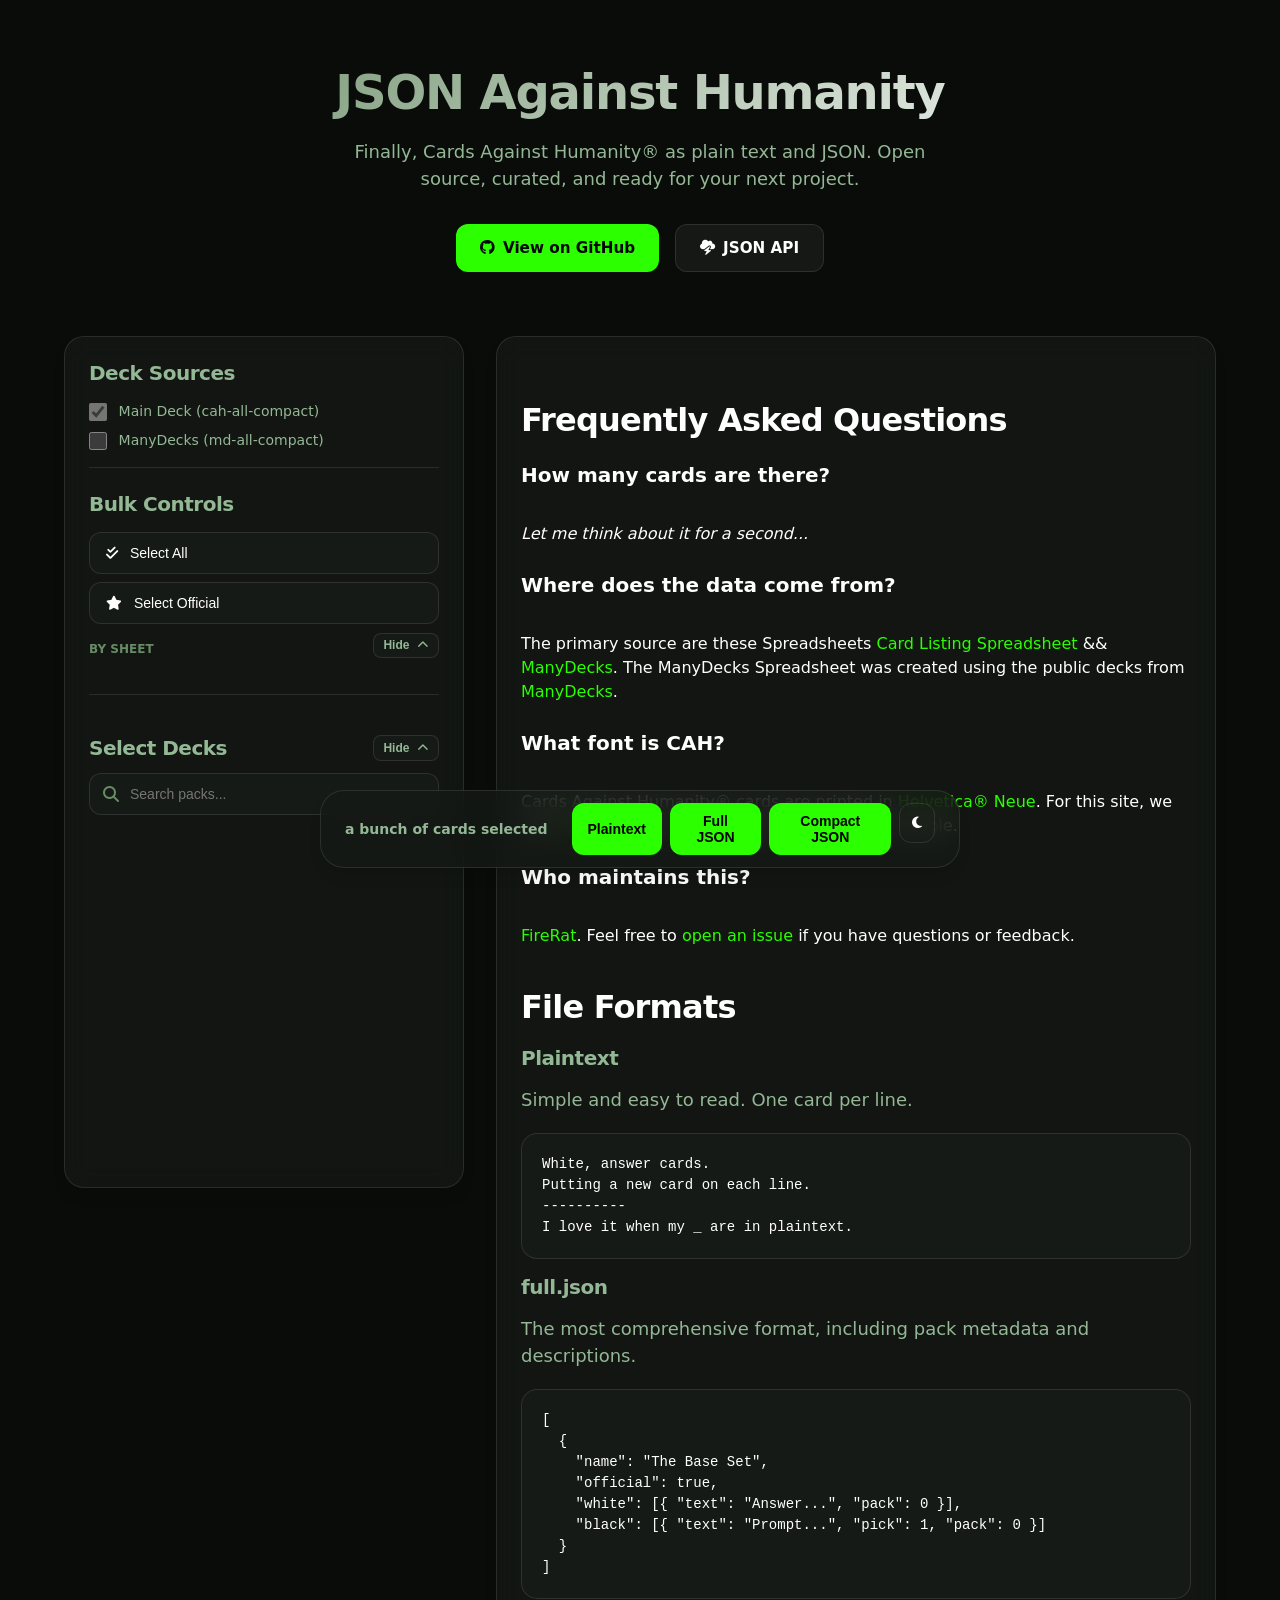
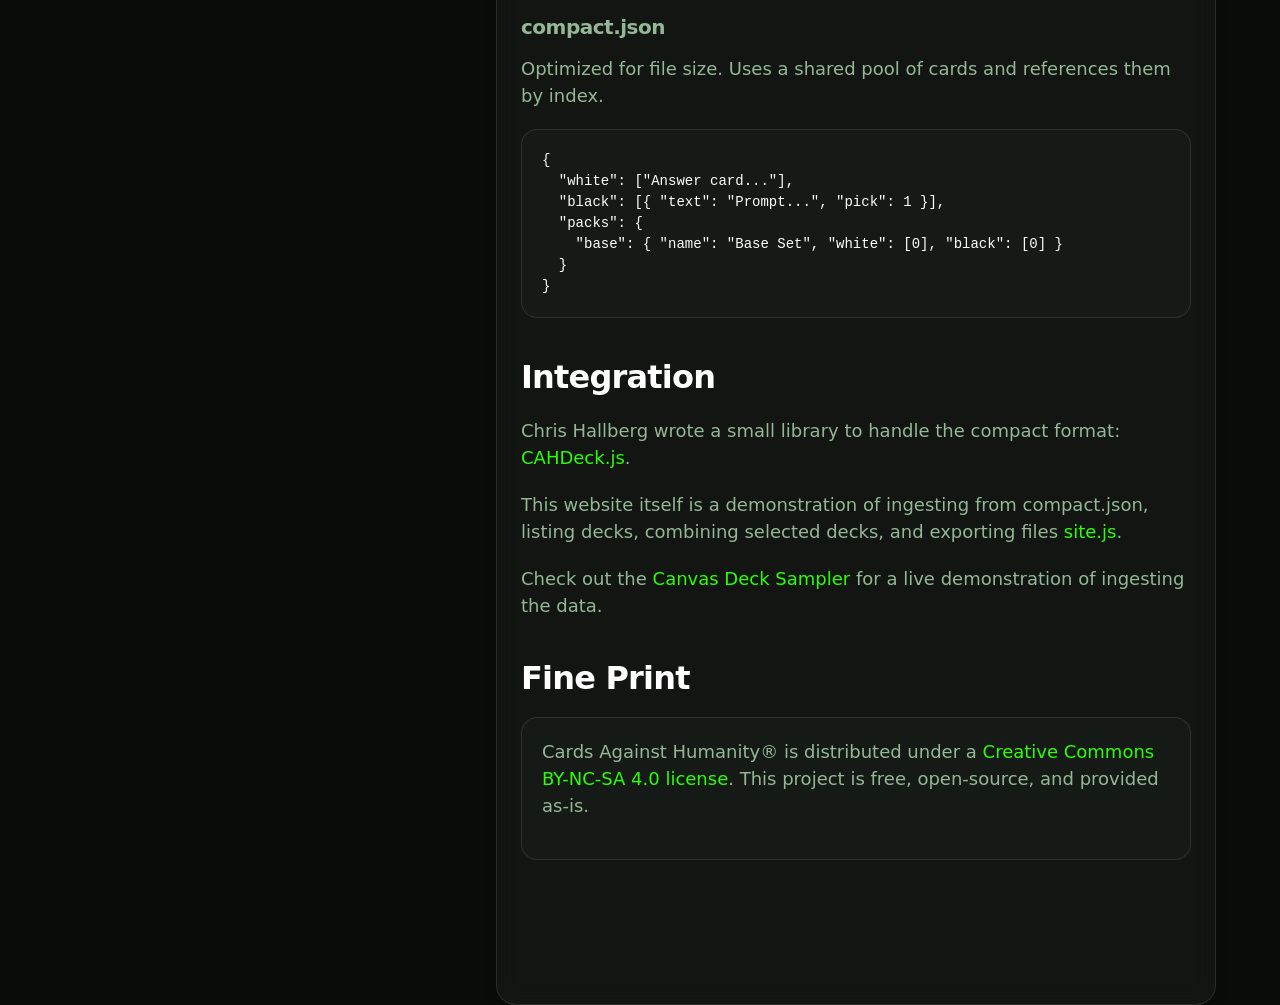
<file: index.html>
<!DOCTYPE html>
<html lang="en">
  <head>
    <meta charset="utf-8">
    <meta name="color-scheme" content="dark">
    <meta name="viewport" content="width=device-width, initial-scale=1">
    <title>JSON Against Humanity</title>
    <meta name="description" content="Finally, Cards Against Humanity® as plain text and JSON. Open source, curated, and ready for your next project. Browse 80,000+ cards.">
    <link rel="canonical" href="https://jah.firer.at/">

    <!-- Open Graph -->
    <meta property="og:title" content="JSON Against Humanity">
    <meta property="og:description" content="Finally, Cards Against Humanity® as plain text and JSON. Open source, curated, and ready for your next project. Browse 80,000+ cards.">
    <meta property="og:url" content="https://jah.firer.at/">
    <meta property="og:type" content="website">
    <meta property="og:image" content="https://jah.firer.at/og-image.png">
    <meta property="og:image:width" content="1200">
    <meta property="og:image:height" content="630">

    <!-- Twitter Card -->
    <meta name="twitter:card" content="summary_large_image">
    <meta name="twitter:title" content="JSON Against Humanity">
    <meta name="twitter:description" content="Finally, Cards Against Humanity® as plain text and JSON. Open source, curated, and ready for your next project. Browse 80,000+ cards.">
    <meta name="twitter:image" content="https://jah.firer.at/og-image.png">

    <!-- JSON-LD Structured Data -->
    <script type="application/ld+json">
    {
      "@context": "https://schema.org",
      "@type": "WebSite",
      "name": "JSON Against Humanity",
      "url": "https://jah.firer.at/",
      "description": "Cards Against Humanity as plain text and JSON. Open source, curated card database with 80,000+ cards.",
      "license": "https://creativecommons.org/licenses/by-nc-sa/4.0/"
    }
    </script>

    <link rel="stylesheet" href="./style.css">
    <link rel="stylesheet" href="https://cdnjs.cloudflare.com/ajax/libs/font-awesome/6.7.2/css/all.min.css">
    <link rel="preconnect" href="https://rsms.me/">
    <link rel="stylesheet" href="https://rsms.me/inter/inter.css">
    <link rel="icon" type="image/svg+xml" href="data:image/svg+xml,%3Csvg xmlns='http://www.w3.org/2000/svg' viewBox='0 0 32 32'%3E%3Ctext x='50%25' y='60%25' dominant-baseline='middle' text-anchor='middle' font-family='system-ui,sans-serif' font-weight='800' font-size='15' fill='%232bff00'%3EJAH%3C/text%3E%3C/svg%3E">
  </head>
  <body>
    <div class="container">
      <header class="hero">
        <h1>JSON Against Humanity</h1>
        <p>Finally, Cards Against Humanity&reg; as plain text and JSON. Open source, curated, and ready for your next project.</p>
        <div class="btn-group">
          <a href="https://github.com/FireRat666/json-against-humanity" class="btn btn-primary" style="text-decoration: none;">
            <i class="fab fa-github"></i> View on GitHub
          </a>
          <a href="https://cah-api.firer.at/" class="btn btn-secondary" target="_blank" rel="noopener">
            <i class="fas fa-cloud-bolt"></i> JSON API
          </a>
        </div>
      </header>

      <div class="flex-lg">
        <aside class="sidebar">
          <section class="glass-panel">
            <h3>Deck Sources</h3>
            <div class="source-selectors" style="margin-bottom: 1.5rem; padding-bottom: 1rem; border-bottom: 1px solid var(--border-color); display: flex; flex-direction: column; gap: 0.50rem;">
              <label class="source-label" style="display: flex; align-items: center; gap: 0.75rem; font-size: 0.875rem; cursor: pointer; color: var(--text-secondary);">
                <input type="checkbox" id="source-cah" checked disabled style="accent-color: var(--accent-color); width: 1.1rem; height: 1.1rem;">
                <span>Main Deck (cah-all-compact)</span>
              </label>
              <label class="source-label" style="display: flex; align-items: center; gap: 0.75rem; font-size: 0.875rem; cursor: pointer; color: var(--text-secondary);">
                <input type="checkbox" id="source-manydecks" style="accent-color: var(--accent-color); width: 1.1rem; height: 1.1rem;">
                <span id="manydecks-label-text">ManyDecks (md-all-compact)</span>
              </label>
            </div>

            <h3>Bulk Controls</h3>
            <nav id="bulk-controls" aria-label="Bulk Deck Controls">
              <ul class="deck-list">
                <li>
                  <button id="select-all" class="deck-btn">
                    <i class="fas fa-check-double"></i> Select All
                  </button>
                </li>
                <li>
                  <button id="select-official" class="deck-btn">
                    <i class="fas fa-star"></i> Select Official
                  </button>
                </li>
              </ul>
              
              <div class="section-header">
                <div class="bulk-section-title" style="margin: 3;">By Sheet</div>
                <button class="section-toggle" id="toggle-sheets" aria-label="Toggle Sheet Grid">
                  <span class="toggle-label">Hide</span>
                  <i class="fas fa-chevron-up"></i>
                </button>
              </div>
              <div id="bulk-sheets" class="sheet-bulk-grid">
                <!-- Populated via JS -->
              </div>
            </nav>
            
            <div class="section-header" style="margin-top: 1.5rem;">
              <h3 style="margin: 0;">Select Decks</h3>
              <button class="section-toggle" id="toggle-decks" aria-label="Toggle Deck List">
                <span class="toggle-label">Hide</span>
                <i class="fas fa-chevron-up"></i>
              </button>
            </div>
            
            <div id="deck-selection-content">
              <div class="search-wrapper">
                <i class="fas fa-search search-icon"></i>
                <input type="text" id="deck-search" class="search-input" placeholder="Search packs...">
              </div>
              
              <div id="deck-list-container">
                <nav id="deck-list" aria-label="Individual Deck Selections"></nav>
              </div>
            </div>
          </section>
        </aside>

        <main class="readme glass-panel">
          <section id="faq">
            <h2>Frequently Asked Questions</h2>
            <dl>
              <dt>How many cards are there?</dt>
              <dd id="card-counts"><i>Let me think about it for a second...</i></dd>

              <dt>Where does the data come from?</dt>
              <dd>The primary source are these Spreadsheets <a href="https://docs.google.com/spreadsheet/ccc?key=1Pp04v9plwiJwg8u-DrCHd4Fsf9ro3NhxOvISwc0bC4Y">Card Listing Spreadsheet</a> && <a href="https://docs.google.com/spreadsheet/ccc?key=1EYPJRGekPVCwpslVGg-AA_pz_LnNjTocSAgqxO2ZlX0">ManyDecks</a>.
              The ManyDecks Spreadsheet was created using the public decks from <a href="https://decks.rereadgames.com/">ManyDecks</a>.</dd>

              <dt>What font is CAH?</dt>
              <dd>Cards Against Humanity&reg; cards are printed in <a href="https://www.myfonts.com/fonts/linotype/neue-helvetica/">Helvetica® Neue</a>. For this site, we use <a href="https://rsms.me/inter/">Inter</a>, which looks stunning and is highly readable.</dd>

              <dt>Who maintains this?</dt>
              <dd><a href="https://firer.at/">FireRat</a>. Feel free to <a href="https://github.com/FireRat666/json-against-humanity/issues">open an issue</a> if you have questions or feedback.</dd>
            </dl>
          </section>

          <section id="formats">
            <h2>File Formats</h2>
            
            <h3>Plaintext</h3>
            <p>Simple and easy to read. One card per line.</p>
            <pre><code>White, answer cards.
Putting a new card on each line.
----------
I love it when my _ are in plaintext.</code></pre>

            <h3>full.json</h3>
            <p>The most comprehensive format, including pack metadata and descriptions.</p>
            <pre><code>[
  {
    "name": "The Base Set",
    "official": true,
    "white": [{ "text": "Answer...", "pack": 0 }],
    "black": [{ "text": "Prompt...", "pick": 1, "pack": 0 }]
  }
]</code></pre>

            <h3>compact.json</h3>
            <p>Optimized for file size. Uses a shared pool of cards and references them by index.</p>
            <pre><code>{
  "white": ["Answer card..."],
  "black": [{ "text": "Prompt...", "pick": 1 }],
  "packs": {
    "base": { "name": "Base Set", "white": [0], "black": [0] }
  }
}</code></pre>
          </section>

          <section id="examples">
            <h2>Integration</h2>
            <p>Chris Hallberg wrote a small library to handle the compact format: <a href="https://github.com/FireRat666/json-against-humanity/blob/latest/web/CAHDeck.js">CAHDeck.js</a>.</p>
            <p>This website itself is a demonstration of ingesting from compact.json, listing decks, combining selected decks, and exporting files <a href="https://github.com/FireRat666/json-against-humanity/blob/latest/web/site.js">site.js</a>.</p>
            <p>Check out the <a href="./examples/canvas">Canvas Deck Sampler</a> for a live demonstration of ingesting the data.</p>
          </section>

          <section id="fine-print">
            <h2>Fine Print</h2>
            <blockquote>
              <p>Cards Against Humanity&reg; is distributed under a <a href="https://creativecommons.org/licenses/by-nc-sa/4.0/">Creative Commons BY-NC-SA 4.0 license</a>. This project is free, open-source, and provided as-is.</p>
            </blockquote>
          </section>
        </main>
      </div>
    </div>

    <nav class="checkout" aria-label="Download Toolbar">
      <div class="checkout-info">
        <p><span id="checkout-count">a bunch of cards</span> selected</p>
      </div>
      <div class="checkout-btns">
        <button class="checkout-btn" id="download-text">Plaintext</button>
        <button class="checkout-btn" id="download-full">Full JSON</button>
        <button class="checkout-btn" id="download-compact">Compact JSON</button>
        <button id="theme-toggle" title="Toggle Mode">
          <i class="fas fa-moon"></i>
        </button>
      </div>
    </nav>

    <a class="hidden" id="download-link" href="">$</a>
    <script src="./site.js"></script>
  </body>
</html>
</file>
<file: style.css>
/* @import "./vendor/font-awesome/css/all.min.css";
@import "/lib/css/fonts/family-inter.css";
@import "./icons.css"; */

:root {
  /* Color Palette - Dark (Default) */
  --bg-color: #0a0c0a;
  --surface-color: #161a16;
  --surface-hover: #1f241e;
  --accent-color: #2bff00;
  --accent-hover: #00da07;
  --text-primary: #ffffff;
  --text-secondary: #94b895;
  --text-muted: #678b64;
  --border-color: rgba(255, 255, 255, 0.1);
  --glass-bg: rgba(22, 26, 22, 0.7);
  --glass-border: rgba(255, 255, 255, 0.1);
  --shadow-sm: 0 1px 2px 0 rgb(0 0 0 / 0.05);
  --shadow-md: 0 4px 6px -1px rgb(0 0 0 / 0.1), 0 2px 4px -2px rgb(0 0 0 / 0.1);
  --shadow-lg: 0 10px 15px -3px rgb(0 0 0 / 0.1), 0 4px 6px -4px rgb(0 0 0 / 0.1);
  
  --font-inter: 'Inter', system-ui, -apple-system, sans-serif;
  --transition-fast: 0.15s cubic-bezier(0.4, 0, 0.2, 1);
  --transition-base: 0.3s cubic-bezier(0.4, 0, 0.2, 1);
}

body.light-theme {
  --bg-color: #f8fafc;
  --surface-color: #ffffff;
  --surface-hover: #f1f5f9;
  --accent-color: #0abd01;
  --accent-hover: #0ed500;
  --text-primary: #0f172a;
  --text-secondary: #475569;
  --text-muted: #646d7a;
  --border-color: rgba(15, 42, 18, 0.1);
  --glass-bg: rgba(255, 255, 255, 0.8);
  --glass-border: rgba(15, 23, 42, 0.1);
}

* {
  box-sizing: border-box;
  margin: 0;
  padding: 0;
}

html {
  font-size: 16px;
  scroll-behavior: smooth;
}

body {
  font-family: var(--font-inter);
  background-color: var(--bg-color);
  color: var(--text-primary);
  line-height: 1.5;
  -webkit-font-smoothing: antialiased;
  -moz-osx-font-smoothing: grayscale;
  min-height: 100vh;
}

/* Layout */
.container {
  max-width: 1200px;
  margin: 0 auto;
  padding: 0 1.5rem;
}

.flex-lg {
  display: flex;
  gap: 2rem;
}

@media (max-width: 991px) {
  .flex-lg {
    flex-direction: column;
  }
}

/* Sidebar */
.sidebar {
  width: 400px;
  flex-shrink: 0;
  position: sticky;
  top: 1.5rem;
  height: calc(100vh - 3rem); /* Improved height for scrolling */
  display: flex;
  flex-direction: column;
}

.sidebar .glass-panel {
  display: flex;
  flex-direction: column;
  height: 100%;
  overflow: hidden; /* Prevent panel overflow */
}

@media (max-width: 991px) {
  .sidebar {
    width: 100%;
    position: relative;
    top: 0;
    height: auto;
  }
}

/* Glass Container */
.glass-panel {
  background: var(--glass-bg);
  backdrop-filter: blur(12px);
  -webkit-backdrop-filter: blur(12px);
  border: 1px solid var(--glass-border);
  border-radius: 1.25rem;
  padding: 1.5rem;
  box-shadow: var(--shadow-lg);
}

/* Typography */
h1, h2, h3 {
  font-weight: 800;
  letter-spacing: -0.025em;
  line-height: 1.2;
}

h1 { font-size: 3rem; margin-bottom: 1.5rem; }
h2 { font-size: 2rem; margin: 2.5rem 0 1.25rem; }
h3 { font-size: 1.25rem; margin-bottom: 1rem; color: var(--text-secondary); }

p {
  margin-bottom: 1.25rem;
  color: var(--text-secondary);
  font-size: 1.125rem;
}

a {
  color: var(--accent-color);
  text-decoration: none;
  transition: var(--transition-fast);
}

a:hover {
  color: var(--accent-hover);
  text-decoration: underline;
}

/* Hero Section */
.hero {
  padding: 4rem 0;
  text-align: center;
}

.hero h1 {
  background: linear-gradient(135deg, var(--text-muted) 0%, var(--text-primary) 100%);
  -webkit-background-clip: text;
  background-clip: text;
  -webkit-text-fill-color: transparent;
  margin-bottom: 1rem;
}

.hero p {
  max-width: 600px;
  margin: 0 auto 2rem;
}

/* Deck Controls */
.deck-list {
  list-style: none;
  display: flex;
  flex-direction: column;
  gap: 0.5rem;
}

.deck-btn {
  width: 100%;
  padding: 0.75rem 1rem;
  background: var(--surface-color);
  border: 1px solid var(--border-color);
  border-radius: 0.75rem;
  color: var(--text-primary);
  font-size: 0.875rem;
  font-weight: 500;
  text-align: left;
  cursor: pointer;
  transition: var(--transition-base);
  display: flex;
  align-items: center;
  gap: 0.75rem;
}

.deck-btn:hover {
  background: var(--surface-hover);
  border-color: var(--accent-color);
  transform: translateY(-1px);
}

.deck-btn.is-checked {
  background: var(--glass-bg);
  border-color: var(--accent-color);
  color: var(--accent-color);
}

.deck-btn.is-checked::after {
  content: "\f00c";
  font-family: "Font Awesome 6 Free";
  font-weight: 900;
  margin-left: auto;
}

.btn-group {
  display: flex;
  justify-content: center;
  gap: 1rem;
  flex-wrap: wrap;
}

.btn {
  display: inline-flex;
  align-items: center;
  gap: 0.5rem;
  padding: 0.75rem 1.5rem;
  border-radius: 0.75rem;
  font-size: 0.95rem;
  font-weight: 600;
  cursor: pointer;
  transition: var(--transition-base);
  text-decoration: none;
}

.btn-primary {
  background: var(--accent-color);
  color: #050705;
  border: none;
  box-shadow: 0 0 15px var(--accent-glow);
}

.btn-primary:hover {
  background: var(--accent-hover);
  transform: translateY(-2px);
  box-shadow: 0 0 25px rgba(43, 255, 0, 0.6);
  color: #000000;
  text-decoration: none;
}

.btn-secondary {
  background: rgba(255, 255, 255, 0.05);
  color: #ffffff;
  border: 1px solid var(--border-color);
}

.btn-secondary:hover {
  background: rgba(255, 255, 255, 0.1);
  border-color: var(--accent-color);
  transform: translateY(-2px);
  text-decoration: none;
}

/* Bulk Controls */
#bulk-controls {
  padding-bottom: 1rem;
  border-bottom: 1px solid var(--border-color);
  margin-bottom: 1rem;
}

.section-header {
  display: flex;
  align-items: center;
  justify-content: space-between;
  margin-bottom: 0.75rem;
}

.section-toggle {
  background: var(--surface-color);
  border: 1px solid var(--border-color);
  color: var(--text-secondary);
  border-radius: 0.5rem;
  padding: 0.3rem 0.6rem;
  font-size: 0.75rem;
  font-weight: 600;
  cursor: pointer;
  display: flex;
  align-items: center;
  gap: 0.5rem;
  transition: var(--transition-fast);
}

.section-toggle:hover {
  background: var(--surface-hover);
  border-color: var(--accent-color);
  color: var(--accent-color);
}

.section-toggle i {
  transition: transform var(--transition-base);
  font-size: 0.7rem;
}

.section-toggle.is-active i {
  transform: rotate(180deg);
}

.bulk-section-title {
  font-size: 0.75rem;
  text-transform: uppercase;
  color: var(--text-muted);
  margin: 1rem 0 0.5rem;
  font-weight: 700;
}

.sheet-bulk-grid {
  display: grid;
  grid-template-columns: repeat(auto-fill, minmax(150px, 1fr));
  gap: 0.4rem;
  margin-top: 0.5rem;
  max-height: 150px;
  overflow-y: auto;
  padding-right: 0.25rem;
}

.sheet-bulk-grid::-webkit-scrollbar {
  width: 4px;
}

.sheet-bulk-grid::-webkit-scrollbar-thumb {
  background: var(--border-color);
  border-radius: 4px;
}

.sheet-btn {
  padding: 0.4rem 0.6rem;
  background: var(--surface-color);
  border: 1px solid var(--border-color);
  border-radius: 0.5rem;
  color: var(--text-secondary);
  font-size: 0.7rem;
  font-weight: 600;
  cursor: pointer;
  transition: var(--transition-fast);
  white-space: nowrap;
  overflow: hidden;
  text-overflow: ellipsis;
  text-align: center;
}

.sheet-btn:hover {
  border-color: var(--accent-color);
  background: var(--surface-hover);
}

.sheet-btn.is-checked {
  background: rgba(43, 255, 0, 0.1);
  border-color: var(--accent-color);
  color: var(--accent-color);
}

/* Individual Deck List with Search */
#deck-selection-content {
  display: flex;
  flex-direction: column;
  flex-grow: 1;
  overflow: hidden;
  min-height: 0;
}

#deck-list-container {
  flex-grow: 1;
  overflow-y: auto;
  padding-right: 0.5rem;
}

#deck-list-container::-webkit-scrollbar {
  width: 6px;
}

#deck-list-container::-webkit-scrollbar-thumb {
  background: var(--border-color);
  border-radius: 10px;
}

/* Search Bar */
.search-wrapper {
  position: relative;
  margin-bottom: 1rem;
}

.search-input {
  width: 100%;
  padding: 0.75rem 1rem 0.75rem 2.5rem;
  background: var(--surface-color);
  border: 1px solid var(--border-color);
  border-radius: 0.75rem;
  color: var(--text-primary);
  font-size: 0.875rem;
}

.search-icon {
  position: absolute;
  left: 0.875rem;
  top: 50%;
  transform: translateY(-50%);
  color: var(--text-muted);
}

/* Action Bar (Floating) */
.checkout {
  position: fixed;
  bottom: 2rem;
  left: 50%;
  transform: translateX(-50%);
  width: auto;
  max-width: 90vw;
  background: var(--glass-bg);
  backdrop-filter: blur(16px);
  -webkit-backdrop-filter: blur(16px);
  border: 1px solid var(--glass-border);
  border-radius: 1.5rem;
  padding: 0.75rem 1.5rem;
  display: flex;
  align-items: center;
  gap: 1.5rem;
  box-shadow: var(--shadow-lg);
  z-index: 1000;
  transition: var(--transition-base);
}

.checkout p {
  margin: 0;
  font-size: 0.875rem;
  font-weight: 600;
  white-space: nowrap;
}

.checkout-btns {
  display: flex;
  gap: 0.5rem;
}

.checkout-btn {
  padding: 0.625rem 1rem;
  background: var(--accent-color);
  color: black;
  border: none;
  border-radius: 0.75rem;
  font-size: 0.875rem;
  font-weight: 600;
  cursor: pointer;
  transition: var(--transition-fast);
}

.checkout-btn:hover {
  background: var(--accent-hover);
  transform: scale(1.02);
}

#theme-toggle {
  background: transparent;
  border: 1px solid var(--border-color);
  color: var(--text-primary);
  width: 2.5rem;
  height: 2.5rem;
  display: flex;
  align-items: center;
  justify-content: center;
  border-radius: 0.75rem;
  cursor: pointer;
}

/* FAQ & Docs */
.readme {
  padding-bottom: 8rem;
}

dl {
  display: flex;
  flex-direction: column;
  gap: 1.5rem;
}

dt {
  font-size: 1.25rem;
  font-weight: 700;
  color: var(--text-primary);
  margin: 0;
}

dd {
  margin: 0.5rem 0 0 0;
  padding-left: 0;
}

pre, blockquote {
  background: var(--surface-color);
  border: 1px solid var(--border-color);
  border-radius: 1rem;
  padding: 1.25rem;
  margin: 1rem 0;
  font-size: 0.875rem;
  overflow-x: auto;
}

code {
  font-family: 'JetBrains Mono', 'Fira Code', monospace;
}

/* Group Headers */
.group-header {
  display: flex;
  align-items: center;
  justify-content: space-between;
  font-size: 0.75rem;
  text-transform: uppercase;
  letter-spacing: 0.05em;
  color: var(--text-muted);
  margin: 1.5rem 0 0.5rem 0.5rem;
  font-weight: 700;
}

.group-header-actions {
  display: flex;
  gap: 0.5rem;
}

.group-header-btn {
  background: transparent;
  border: 1px solid var(--border-color);
  color: var(--text-muted);
  padding: 0.2rem 0.5rem;
  border-radius: 0.4rem;
  font-size: 0.65rem;
  cursor: pointer;
  transition: var(--transition-fast);
}

.group-header-btn:hover {
  border-color: var(--accent-color);
  color: var(--accent-color);
}

.group-header-btn.is-checked {
  background: rgba(43, 255, 0, 0.1);
  border-color: var(--accent-color);
  color: var(--accent-color);
}

/* Tally / unique counts */
.tally-total {
  color: var(--text-muted);
  font-weight: 500;
}

.unique-note {
  font-size: 0.875rem;
  color: var(--text-muted);
  margin-top: 0.5rem;
  margin-bottom: 0;
}

/* Utils */
.hidden { display: none; }
.is-collapsed { display: none !important; }
.visually-hidden {
  position: absolute;
  width: 1px;
  height: 1px;
  padding: 0;
  margin: -1px;
  overflow: hidden;
  clip: rect(0, 0, 0, 0);
  white-space: nowrap;
  border-width: 0;
}

@media (max-width: 768px) {
  .checkout {
    flex-direction: column;
    width: calc(100% - 2rem);
    bottom: 1rem;
    gap: 1rem;
    padding: 1rem;
  }
  
  .checkout-btns {
    width: 100%;
    overflow-x: auto;
    padding-bottom: 0.25rem;
  }
  
  .hero h1 { font-size: 2.25rem; }

  .is-collapsed-mobile {
    display: none !important;
  }
}
</file>
